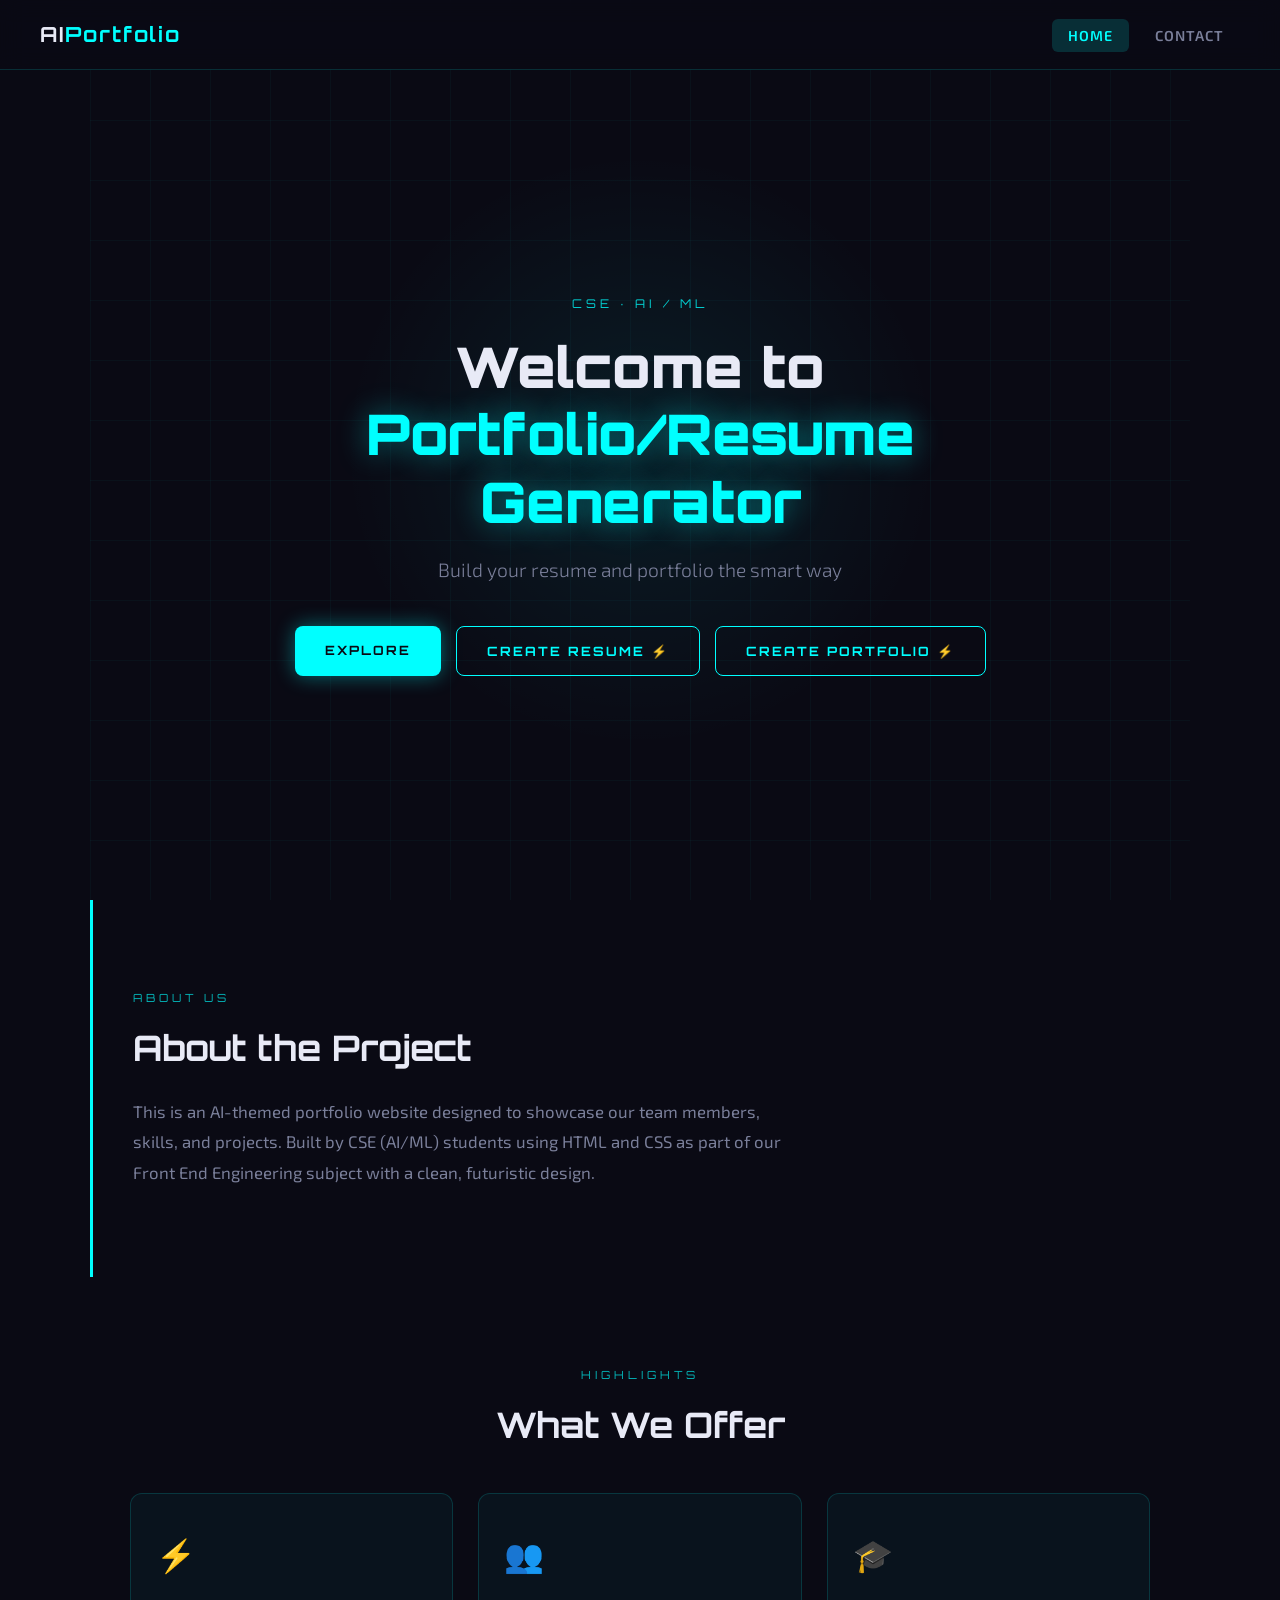
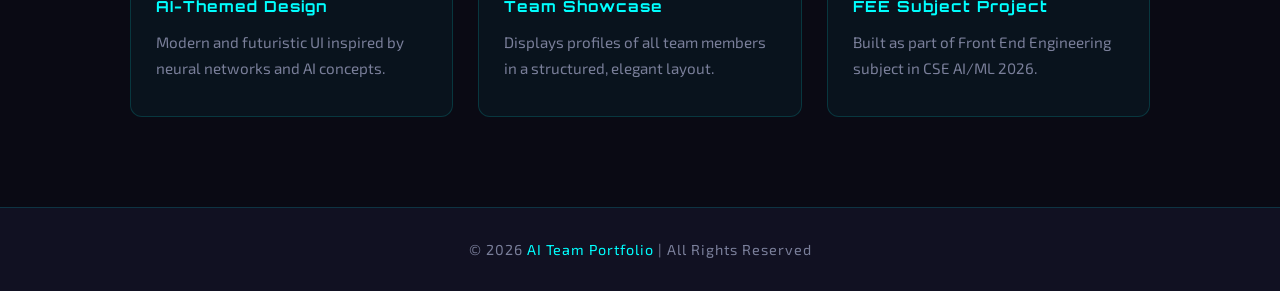
<file: index.html>
<!DOCTYPE html>
<html lang="en">
<head>
    <meta charset="UTF-8">
    <meta name="viewport" content="width=device-width, initial-scale=1.0">
    <title>AI Team Portfolio</title>
    <link rel="preconnect" href="https://fonts.googleapis.com">
    <link href="https://fonts.googleapis.com/css2?family=Orbitron:wght@400;700;900&family=Exo+2:wght@300;400;600&display=swap" rel="stylesheet">
    <link rel="stylesheet" href="style.css">
</head>
<body>

    <!-- NAVBAR -->
    <nav>
        <h2 id="logo">AI<span>Portfolio</span></h2>
        <ul id="navLinks">
            <li><a href="index.html" class="active">Home</a></li>
    
            <li><a href="contact.html">Contact</a></li>
        </ul>
        <button id="hamburger" aria-label="Toggle menu">&#9776;</button>
    </nav>

    <!-- HERO SECTION -->
    <section id="home">
        <div class="hero-glow"></div>
        <div class="grid-overlay"></div>
        <div class="hero-content">
            <p class="hero-label">CSE · AI / ML</p>
            <h1 id="mainHeading">Welcome to<br><span> Portfolio/Resume <br><span>Generator</span></span></h1>
            <p id="subText">Build your resume and portfolio the smart way</p>
            <div class="hero-buttons">
                <a href="#about" id="exploreBtn">Explore</a>
                <a href="resume.html" class="btn-outline">Create Resume ⚡</a>
                <a href="portfolio.html" class="btn-outline">Create Portfolio ⚡</a>

            </div>
        </div>
   
    </section>

    <!-- ABOUT SECTION -->
    <section id="about">
        <div class="section-tag">About Us</div>
        <h2>About the Project</h2>
        <p>
            This is an AI-themed portfolio website designed to showcase our team members,
            skills, and projects. Built by CSE (AI/ML) students using HTML and CSS
            as part of our Front End Engineering subject with a clean, futuristic design.
        </p>
    </section>

    <!-- FEATURES SECTION -->
    <section id="features">
        <div class="section-tag">Highlights</div>
        <h2>What We Offer</h2>
        <div class="cards-grid">
            <div class="card">
                <div class="card-icon">⚡</div>
                <h3>AI-Themed Design</h3>
                <p>Modern and futuristic UI inspired by neural networks and AI concepts.</p>
            </div>
            <div class="card">
                <div class="card-icon">👥</div>
                <h3>Team Showcase</h3>
                <p>Displays profiles of all team members in a structured, elegant layout.</p>
            </div>
            <div class="card">
                <div class="card-icon">🎓</div>
                <h3>FEE Subject Project</h3>
                <p>Built as part of Front End Engineering subject in CSE AI/ML 2026.</p>
            </div>
        </div>
    </section>


    <!-- FOOTER -->
    <footer>
        <p>©️ 2026 <span>AI Team Portfolio</span> | All Rights Reserved</p>
    </footer>

 <script src="script.js"></script>
    

</body>
</html>
</file>
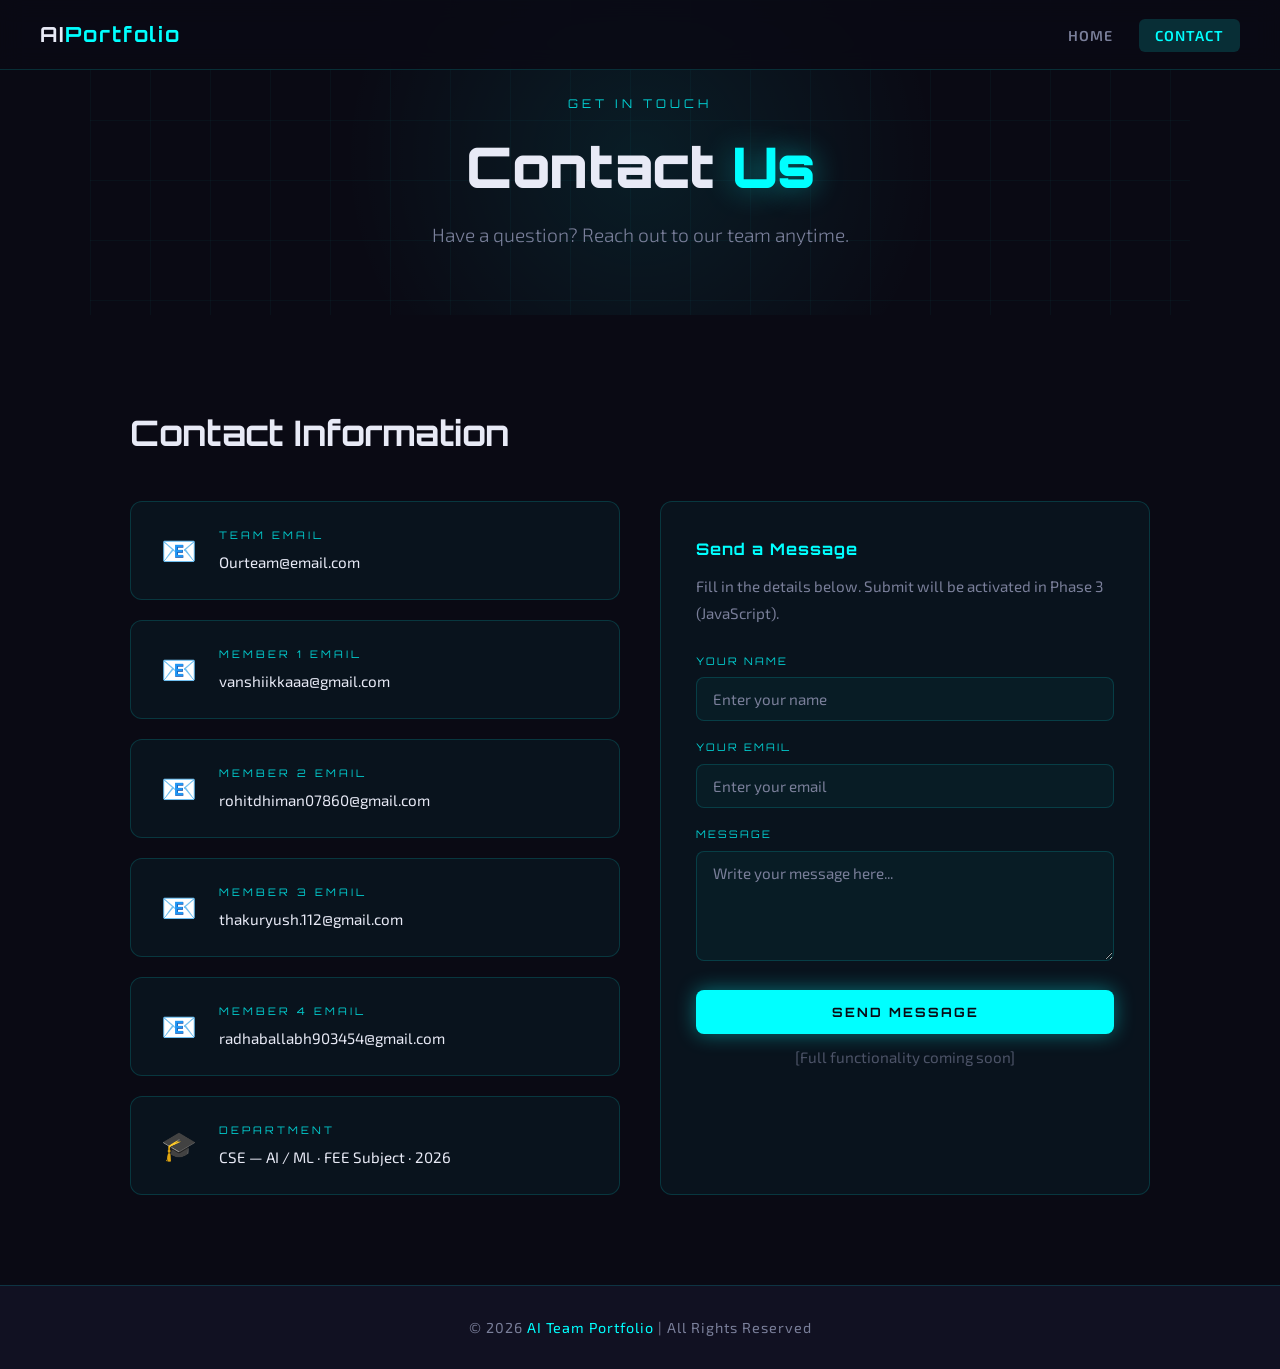
<file: contact.html>
<!DOCTYPE html>
<html lang="en">

<head>
    <meta charset="UTF-8">
    <meta name="viewport" content="width=device-width, initial-scale=1.0">
    <title>Contact | AI Portfolio</title>
    <link rel="preconnect" href="https://fonts.googleapis.com">
    <link href="https://fonts.googleapis.com/css2?family=Orbitron:wght@400;700;900&family=Exo+2:wght@300;400;600&display=swap" rel="stylesheet">
    <link rel="stylesheet" href="style.css">
    <style>
        .contact-wrapper {
            display: grid;
            grid-template-columns: 1fr 1fr;
            gap: 40px;
            margin-top: 40px;
        }
        
        .contact-info {
            display: flex;
            flex-direction: column;
            gap: 20px;
        }
        
        .info-card {
            background: var(--bg-card);
            border: 1px solid var(--border);
            border-radius: 12px;
            padding: 25px;
            display: flex;
            align-items: flex-start;
            gap: 18px;
            transition: var(--transition);
            position: relative;
            overflow: hidden;
        }
        
        .info-card::before {
            content: '';
            position: absolute;
            top: 0;
            left: 0;
            right: 0;
            height: 2px;
            background: var(--accent);
            transform: scaleX(0);
            transition: var(--transition);
        }
        
        .info-card:hover::before {
            transform: scaleX(1);
        }
        
        .info-card:hover {
            border-color: var(--accent);
            background: rgba(0, 255, 255, 0.07);
            box-shadow: 0 10px 30px rgba(0, 0, 0, 0.3), 0 0 15px var(--accent-dim);
        }
        
        .info-icon {
            font-size: 1.8rem;
            min-width: 45px;
            text-align: center;
        }
        
        .info-label {
            font-family: var(--font-heading);
            font-size: 0.65rem;
            letter-spacing: 3px;
            color: var(--accent);
            text-transform: uppercase;
            margin-bottom: 6px;
            opacity: 0.8;
        }
        
        .info-value {
            font-size: 0.95rem;
            color: var(--text-primary);
            word-break: break-all;
        }
        
        .info-value a {
            color: var(--text-primary);
            text-decoration: none;
            transition: var(--transition);
        }
        
        .info-value a:hover {
            color: var(--accent);
        }
        
        .contact-message {
            background: var(--bg-card);
            border: 1px solid var(--border);
            border-radius: 12px;
            padding: 35px;
        }
        
        .contact-message h3 {
            font-family: var(--font-heading);
            font-size: 1rem;
            color: var(--accent);
            letter-spacing: 1px;
            margin-bottom: 10px;
        }
        
        .contact-message p {
            color: var(--text-muted);
            font-size: 0.95rem;
            line-height: 1.8;
            margin-bottom: 25px;
        }
        
        .input-group {
            margin-bottom: 18px;
        }
        
        .input-label {
            display: block;
            font-family: var(--font-heading);
            font-size: 0.65rem;
            letter-spacing: 2px;
            color: var(--accent);
            text-transform: uppercase;
            margin-bottom: 8px;
            opacity: 0.8;
        }
        
        .input-field {
            width: 100%;
            background: rgba(0, 255, 255, 0.04);
            border: 1px solid var(--border);
            border-radius: 8px;
            padding: 12px 16px;
            color: var(--text-primary);
            font-family: var(--font-body);
            font-size: 0.95rem;
            outline: none;
            transition: var(--transition);
        }
        
        .input-field:focus {
            border-color: var(--accent);
            background: rgba(0, 255, 255, 0.07);
            box-shadow: 0 0 10px var(--accent-dim);
        }
        
        .input-field::placeholder {
            color: var(--text-muted);
        }
        
        textarea.input-field {
            resize: vertical;
            min-height: 110px;
        }
        
        .send-btn {
            width: 100%;
            background: var(--accent);
            color: #0a0a14;
            border: none;
            padding: 14px;
            border-radius: 8px;
            font-family: var(--font-heading);
            font-size: 0.8rem;
            font-weight: 700;
            letter-spacing: 2px;
            text-transform: uppercase;
            cursor: pointer;
            transition: var(--transition);
            box-shadow: 0 0 20px var(--accent-glow);
            margin-top: 5px;
        }
        
        .send-btn:hover {
            background: white;
            box-shadow: 0 0 35px rgba(255, 255, 255, 0.3);
            transform: translateY(-2px);
        }
        
        .js-note {
            text-align: center;
            color: var(--text-muted);
            font-size: 0.8rem;
            margin-top: 10px;
            opacity: 0.6;
        }
        
        @media (max-width: 768px) {
            .contact-wrapper {
                grid-template-columns: 1fr;
            }
        }
        .template-card.purple-neo { background: rgba(191,0,255,0.05); }
.template-card.purple-neo .t-preview { background: #0d0014; border: 1px solid rgba(191,0,255,0.2); height: 80px; border-radius: 6px; margin-bottom: 10px; display: flex; flex-direction: column; align-items: center; justify-content: center; gap: 4px; }
.template-card.purple-neo .t-preview .t-line1 { width:60%; height:8px; background:#bf00ff; border-radius:4px; }
.template-card.purple-neo .t-preview .t-line2 { width:40%; height:5px; background:rgba(191,0,255,0.4); border-radius:4px; }
.template-card.purple-neo .t-preview .t-line3 { width:80%; height:3px; background:rgba(191,0,255,0.15); border-radius:4px; }
    </style>
</head>

<body>

    <nav>
        <h2 id="logo">AI<span>Portfolio</span></h2>
        <ul id="navLinks">
            <li><a href="index.html">Home</a></li>
            <li><a href="contact.html" class="active">Contact</a></li>
        </ul>
        <button id="hamburger" aria-label="Toggle menu">&#9776;</button>
    </nav>


    <section id="home" style="min-height: 35vh; padding-top: 70px;">
        <div class="hero-glow"></div>
        <div class="grid-overlay"></div>
        <div class="hero-content">
            <p class="hero-label">Get In Touch</p>
            <h1 id="mainHeading">Contact <span>Us</span></h1>
            <p id="subText">Have a question? Reach out to our team anytime.</p>
        </div>
    </section>

    <section id="contact">
        <h2>Contact Information</h2>
        <div class="contact-wrapper">

            <div class="contact-info">

                <div class="info-card">
                    <div class="info-icon">📧</div>
                    <div>
                        <p class="info-label">Team Email</p>
                        <p class="info-value">
                            <a href="mailto:yourteam@email.com">Ourteam@email.com</a>
                        </p>
                    </div>
                </div>

                <div class="info-card">
                    <div class="info-icon">📧</div>
                    <div>
                        <p class="info-label">Member 1 Email</p>
                        <p class="info-value">
                            <a href="mailto:vanshiikkaaa@gmail.com">vanshiikkaaa@gmail.com</a>
                        </p>
                    </div>
                </div>

                <div class="info-card">
                    <div class="info-icon">📧</div>
                    <div>
                        <p class="info-label">Member 2 Email</p>
                        <p class="info-value">
                            <a href="mailto:rohitdhiman07860@gmail.com">rohitdhiman07860@gmail.com</a>
                        </p>
                    </div>
                </div>

                <div class="info-card">
                    <div class="info-icon">📧</div>
                    <div>
                        <p class="info-label">Member 3 Email</p>
                        <p class="info-value">
                            <a href="mailto:thakuryush.112@gmail.com">thakuryush.112@gmail.com</a>
                        </p>
                    </div>
                </div>

                <div class="info-card">
                    <div class="info-icon">📧</div>
                    <div>
                        <p class="info-label">Member 4 Email</p>
                        <p class="info-value">
                            <a href="mailto:radhaballabh903454@gmail.com">radhaballabh903454@gmail.com</a>
                        </p>
                    </div>
                </div>

                <div class="info-card">
                    <div class="info-icon">🎓</div>
                    <div>
                        <p class="info-label">Department</p>
                        <p class="info-value">CSE — AI / ML · FEE Subject · 2026</p>
                    </div>
                </div>

            </div>

            <div class="contact-message">
                <h3>Send a Message</h3>
                <p>Fill in the details below. Submit will be activated in Phase 3 (JavaScript).</p>

                <div class="input-group">
                    <label class="input-label">Your Name</label>
                    <input type="text" class="input-field" placeholder="Enter your name">
                </div>

                <div class="input-group">
                    <label class="input-label">Your Email</label>
                    <input type="email" class="input-field" placeholder="Enter your email">
                </div>

                <div class="input-group">
                    <label class="input-label">Message</label>
                    <textarea class="input-field" placeholder="Write your message here..."></textarea>
                </div>

                <button class="send-btn">Send Message</button>
                <p class="js-note">[Full functionality coming soon]</p>
            </div>

        </div>
    </section>


    <footer>
        <p>©️ 2026 <span>AI Team Portfolio</span> | All Rights Reserved</p>
    </footer>
<script src="script.js"></script>
</body>

</html>
</file>
<file: style.css>
:root {
    --bg-primary: #0a0a14;
    --bg-secondary: #111122;
    --bg-card: rgba(0, 255, 255, 0.04);
    --accent: #00ffff;
    --accent-dim: rgba(0, 255, 255, 0.15);
    --accent-glow: rgba(0, 255, 255, 0.4);
    --text-primary: #e8eaf6;
    --text-muted: #7a7f9a;
    --border: rgba(0, 255, 255, 0.15);
    --font-heading: 'Orbitron', sans-serif;
    --font-body: 'Exo 2', sans-serif;
    --nav-height: 70px;
    --transition: 0.3s ease;
}

*,
*::before,
*::after {
    margin: 0;
    padding: 0;
    box-sizing: border-box;
}

html {
    scroll-behavior: smooth;
}

body {
    font-family: var(--font-body);
    background: var(--bg-primary);
    color: var(--text-primary);
    line-height: 1.6;
    overflow-x: hidden;
}

nav {
    position: fixed;
    top: 0;
    left: 0;
    right: 0;
    z-index: 1000;
    display: flex;
    justify-content: space-between;
    align-items: center;
    height: var(--nav-height);
    padding: 0 40px;
    background: rgba(10, 10, 20, 0.85);
    backdrop-filter: blur(12px);
    border-bottom: 1px solid var(--border);
}

#logo {
    font-family: var(--font-heading);
    font-size: 1.3rem;
    color: var(--text-primary);
    letter-spacing: 2px;
}

#logo span {
    color: var(--accent);
}

nav ul {
    list-style: none;
    display: flex;
    gap: 10px;
}

nav ul li a {
    text-decoration: none;
    color: var(--text-muted);
    font-size: 0.9rem;
    font-weight: 600;
    padding: 8px 16px;
    border-radius: 6px;
    letter-spacing: 1px;
    text-transform: uppercase;
    transition: var(--transition);
}

nav ul li a:hover,
nav ul li a.active {
    color: var(--accent);
    background: var(--accent-dim);
}

#hamburger {
    display: none;
    background: transparent;
    border: 1px solid var(--border);
    color: var(--accent);
    font-size: 1.3rem;
    padding: 6px 12px;
    border-radius: 6px;
    cursor: pointer;
}

#home {
    position: relative;
    min-height: 100vh;
    display: flex;
    align-items: center;
    justify-content: center;
    padding: 0 20px;
    padding-top: var(--nav-height);
    overflow: hidden;
    text-align: center;
}

.hero-glow {
    position: absolute;
    width: 600px;
    height: 600px;
    background: radial-gradient(circle, rgba(0, 255, 255, 0.08) 0%, transparent 70%);
    top: 50%;
    left: 50%;
    transform: translate(-50%, -50%);
    pointer-events: none;
    animation: pulse 4s ease-in-out infinite;
}

@keyframes pulse {
    0%,
    100% {
        transform: translate(-50%, -50%) scale(1);
        opacity: 0.6;
    }
    50% {
        transform: translate(-50%, -50%) scale(1.1);
        opacity: 1;
    }
}

.grid-overlay {
    position: absolute;
    inset: 0;
    background-image: linear-gradient(rgba(0, 255, 255, 0.03) 1px, transparent 1px), linear-gradient(90deg, rgba(0, 255, 255, 0.03) 1px, transparent 1px);
    background-size: 60px 60px;
    pointer-events: none;
}

.hero-content {
    position: relative;
    z-index: 1;
    max-width: 750px;
}

.hero-label {
    font-family: var(--font-heading);
    font-size: 0.75rem;
    letter-spacing: 4px;
    color: var(--accent);
    text-transform: uppercase;
    margin-bottom: 20px;
    opacity: 0.8;
}

#mainHeading {
    font-family: var(--font-heading);
    font-size: clamp(2rem, 5vw, 3.5rem);
    font-weight: 900;
    line-height: 1.2;
    margin-bottom: 20px;
    color: var(--text-primary);
}

#mainHeading span {
    color: var(--accent);
    text-shadow: 0 0 30px var(--accent-glow);
}

#subText {
    font-size: clamp(1rem, 2vw, 1.2rem);
    color: var(--text-muted);
    margin-bottom: 40px;
    font-weight: 300;
}

.hero-buttons {
    display: flex;
    gap: 15px;
    justify-content: center;
    flex-wrap: wrap;
}

#exploreBtn {
    background: var(--accent);
    color: #0a0a14;
    border: none;
    padding: 14px 30px;
    border-radius: 8px;
    font-family: var(--font-heading);
    font-size: 0.8rem;
    font-weight: 700;
    letter-spacing: 2px;
    text-transform: uppercase;
    cursor: pointer;
    transition: var(--transition);
    box-shadow: 0 0 20px var(--accent-glow);
}

#exploreBtn:hover {
    background: white;
    box-shadow: 0 0 35px rgba(255, 255, 255, 0.4);
    transform: translateY(-2px);
}

.btn-outline {
    background: transparent;
    color: var(--accent);
    border: 1px solid var(--accent);
    padding: 14px 30px;
    border-radius: 8px;
    font-family: var(--font-heading);
    font-size: 0.8rem;
    font-weight: 700;
    letter-spacing: 2px;
    text-transform: uppercase;
    cursor: pointer;
    transition: var(--transition);
}

.btn-outline:hover {
    background: var(--accent-dim);
    transform: translateY(-2px);
}

section {
    padding: 90px 40px;
    max-width: 1100px;
    margin: 0 auto;
}

.section-tag {
    font-family: var(--font-heading);
    font-size: 0.7rem;
    letter-spacing: 4px;
    color: var(--accent);
    text-transform: uppercase;
    margin-bottom: 12px;
    opacity: 0.7;
}

section h2 {
    font-family: var(--font-heading);
    font-size: clamp(1.5rem, 3vw, 2.2rem);
    color: var(--text-primary);
    margin-bottom: 20px;
}

#about {
    border-left: 3px solid var(--accent);
    padding-left: 40px;
}

#about p {
    color: var(--text-muted);
    max-width: 650px;
    font-size: 1.05rem;
    line-height: 1.8;
}

#features {
    text-align: center;
}

.cards-grid {
    display: grid;
    grid-template-columns: repeat(auto-fit, minmax(260px, 1fr));
    gap: 25px;
    margin-top: 40px;
    text-align: left;
}

.card {
    background: var(--bg-card);
    border: 1px solid var(--border);
    border-radius: 12px;
    padding: 35px 25px;
    transition: var(--transition);
    position: relative;
    overflow: hidden;
}

.card::before {
    content: '';
    position: absolute;
    top: 0;
    left: 0;
    right: 0;
    height: 2px;
    background: var(--accent);
    transform: scaleX(0);
    transition: var(--transition);
}

.card:hover::before {
    transform: scaleX(1);
}

.card:hover {
    transform: translateY(-8px);
    border-color: var(--accent);
    background: rgba(0, 255, 255, 0.07);
    box-shadow: 0 20px 40px rgba(0, 0, 0, 0.3), 0 0 20px var(--accent-dim);
}

.card-icon {
    font-size: 2rem;
    margin-bottom: 15px;
}

.card h3 {
    font-family: var(--font-heading);
    font-size: 0.95rem;
    color: var(--accent);
    letter-spacing: 1px;
    margin-bottom: 10px;
}

.card p {
    color: var(--text-muted);
    font-size: 0.95rem;
    line-height: 1.7;
}

footer {
    text-align: center;
    padding: 30px 20px;
    background: var(--bg-secondary);
    border-top: 1px solid var(--border);
    color: var(--text-muted);
    font-size: 0.9rem;
    letter-spacing: 1px;
}

footer span {
    color: var(--accent);
}

@media (max-width: 768px) {
    nav {
        padding: 0 20px;
        flex-wrap: wrap;
    }
    nav ul {
        display: none;
        width: 100%;
        flex-direction: column;
        background: var(--bg-secondary);
        padding: 15px 0;
        border-top: 1px solid var(--border);
        gap: 0;
    }
    nav ul.open {
        display: flex;
    }
    nav ul li a {
        display: block;
        padding: 12px 20px;
        border-radius: 0;
    }
    #toggleBtn {
        display: none;
    }
    #hamburger {
        display: block;
    }
    section {
        padding: 60px 20px;
    }
    #about {
        border-left: none;
        border-top: 3px solid var(--accent);
        padding-left: 20px;
        padding-top: 30px;
    }
}

@media (max-width: 480px) {
    .hero-buttons {
        flex-direction: column;
        align-items: center;
    }
    #exploreBtn,
    .btn-outline {
        width: 100%;
        max-width: 280px;
    }
}

a#exploreBtn,
a.btn-outline {
    display: inline-block;
    text-decoration: none;
}
</file>
